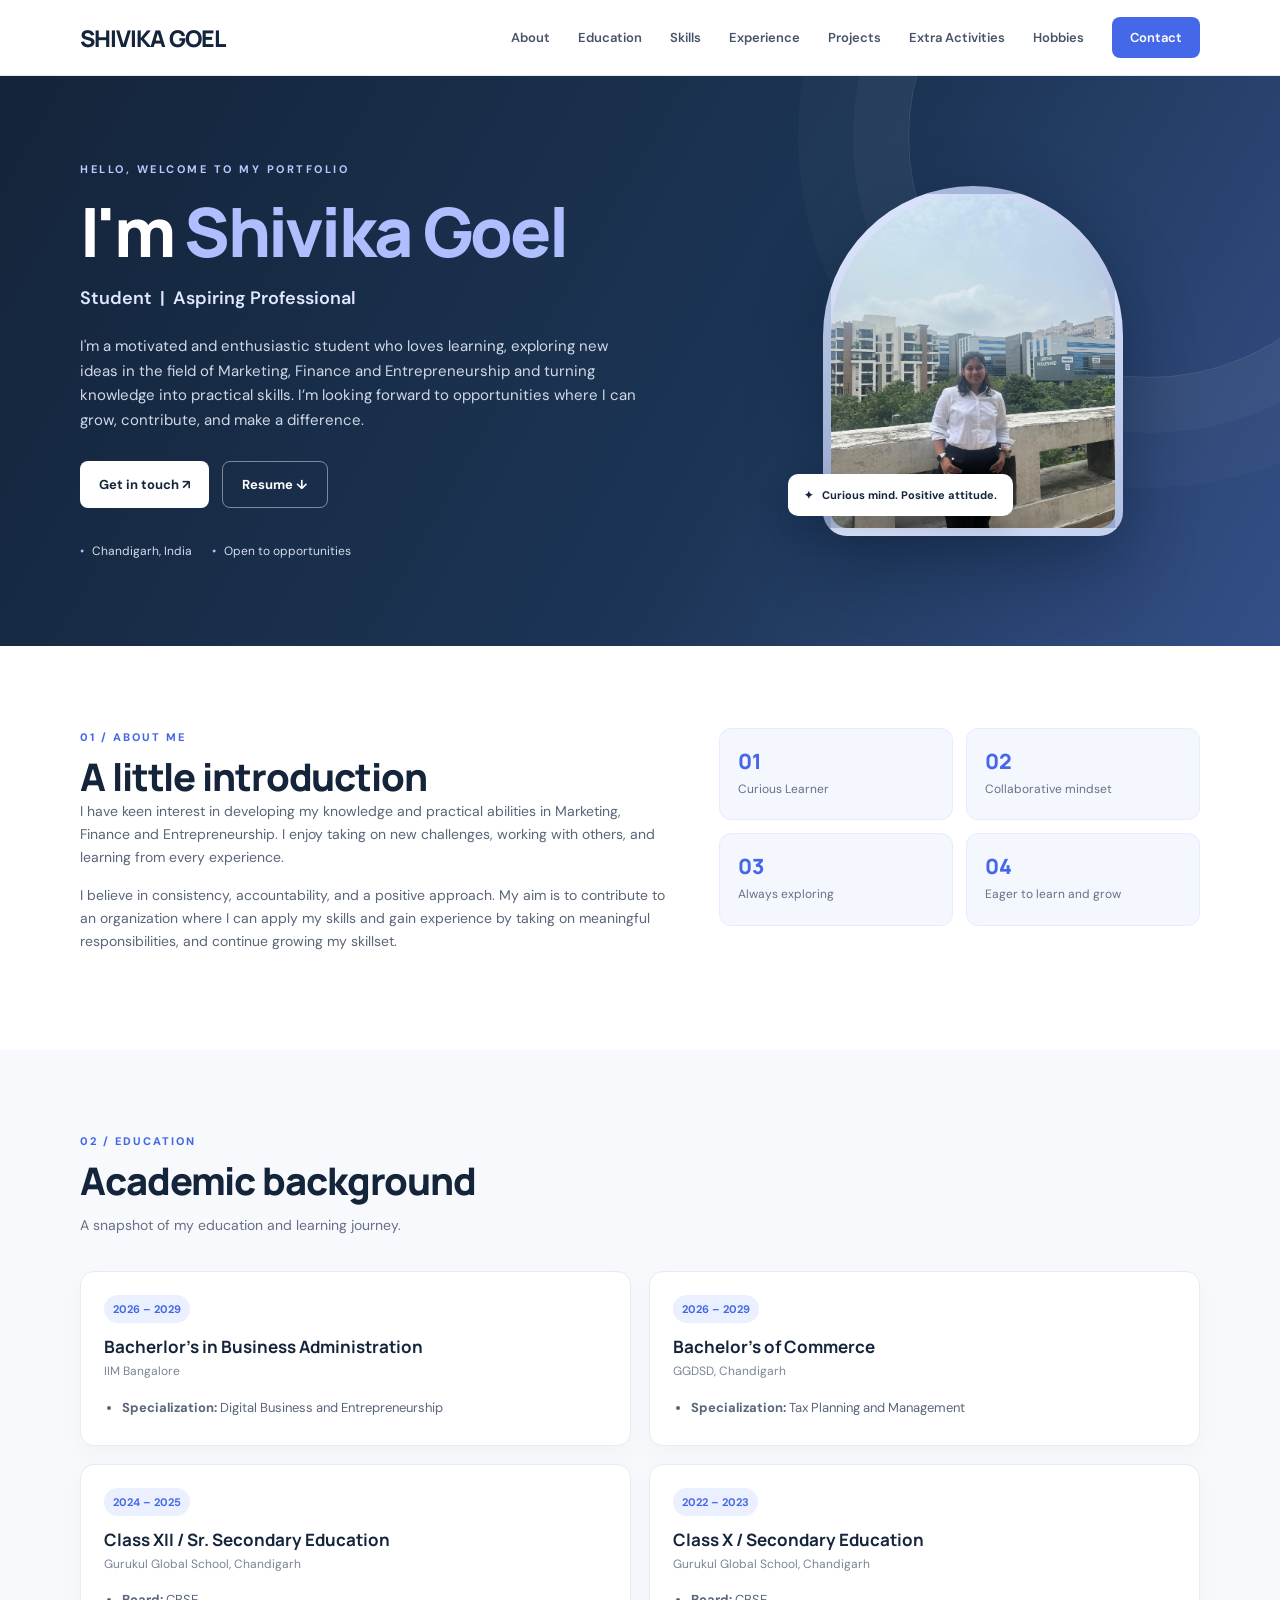
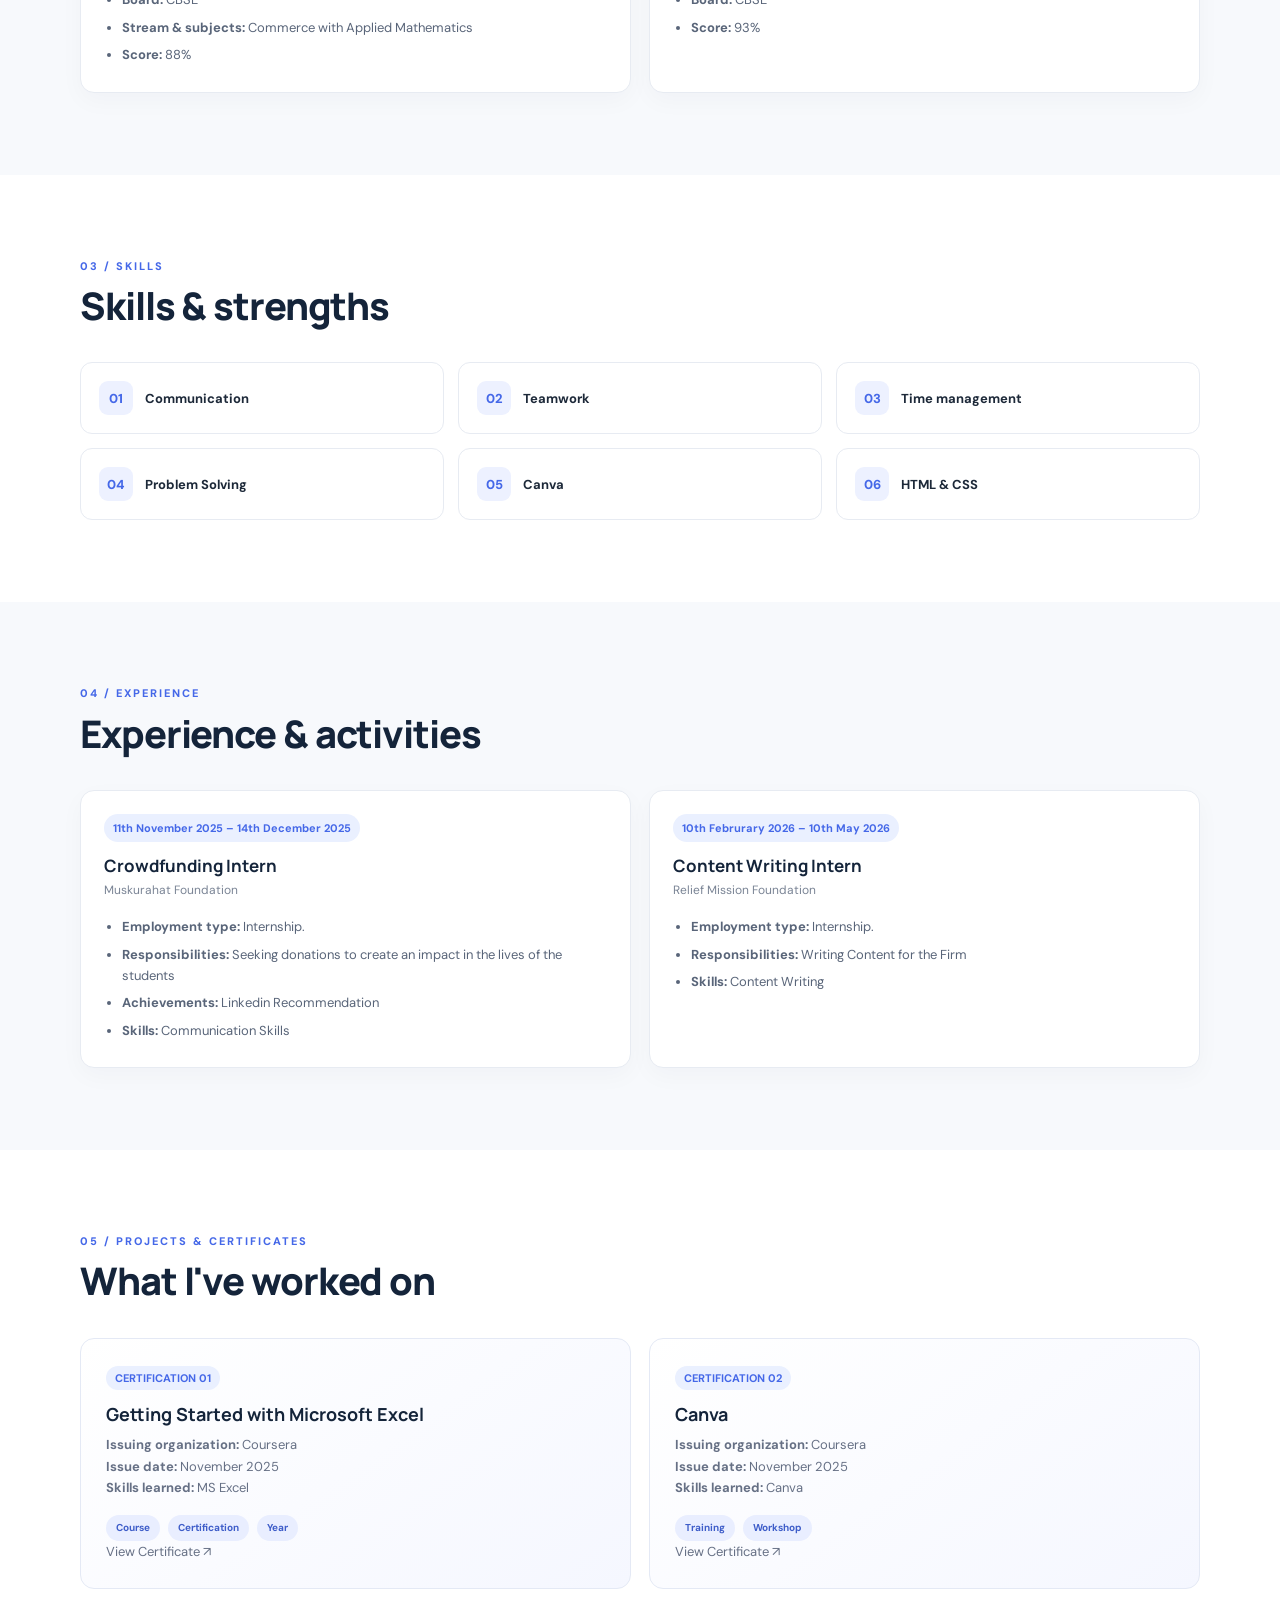
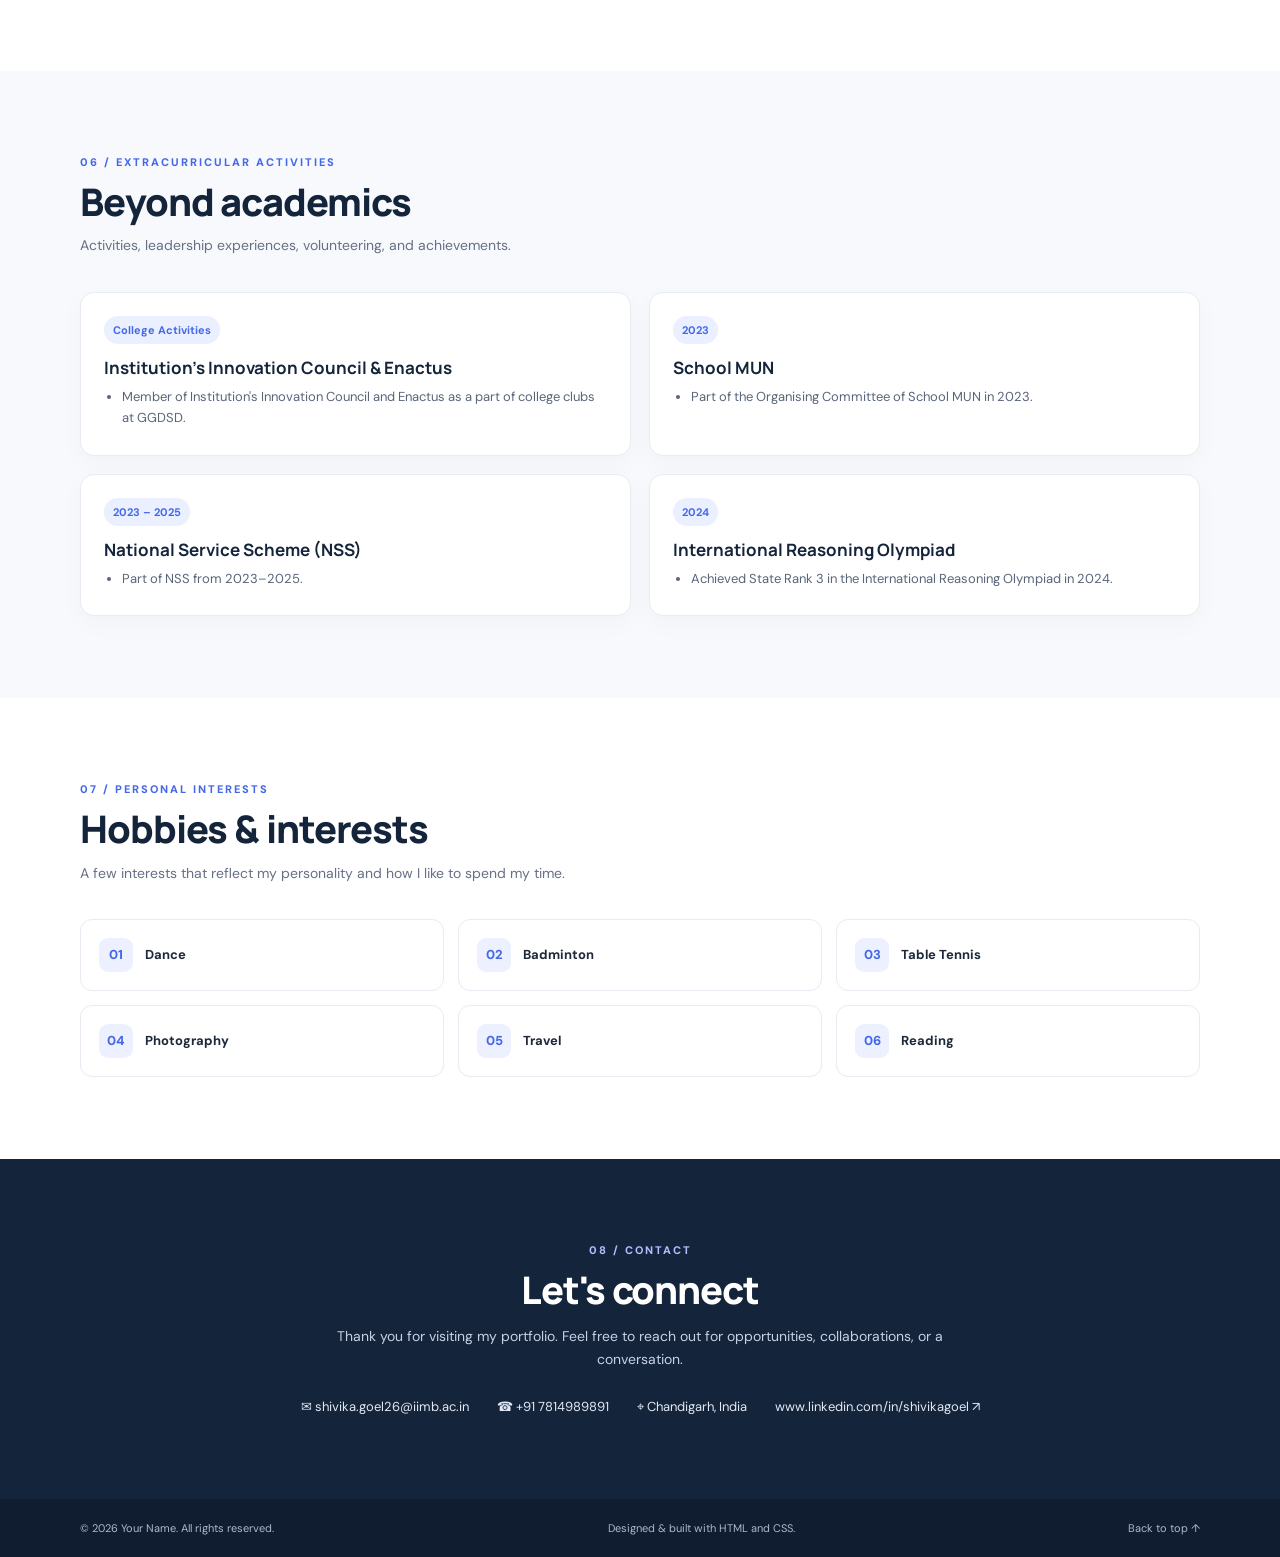
<file: professional_resume/index.html>
<!DOCTYPE html>
<html lang="en">
<head>
<meta charset="UTF-8">
<meta name="viewport" content="width=device-width, initial-scale=1.0">
<title>Your Name | Personal Portfolio</title>
<link rel="stylesheet" href="style.css">
</head>
<body>
<header>
 <nav class="wrap">
  <a class="brand" href="#home">SHIVIKA&nbsp;GOEL</a>
  <div class="navlinks">
   <a href="#about">About</a><a href="#education">Education</a><a href="#skills">Skills</a><a href="#experience">Experience</a><a href="#projects">Projects</a><a href="#extracurricular">Extra Activities</a><a href="#hobbies">Hobbies</a><a class="contact-link" href="#contact">Contact</a>
  </div>
 </nav>
</header>
<main>
<section class="hero" id="home">
 <div class="wrap hero-inner">
  <div class="hero-copy">
   <div class="hello">Hello, welcome to my portfolio</div>
   <h1>I'm <span>Shivika Goel</span></h1>
   <div class="role">Student&nbsp; | &nbsp;Aspiring Professional</div>
   <p>I'm a motivated and enthusiastic student who loves learning, exploring new ideas in the field of Marketing, Finance and Entrepreneurship and turning knowledge into practical skills. I’m looking forward to opportunities where I can grow, contribute, and make a difference.</p>
   <div class="actions"><a class="btn btn-primary" href="#contact">Get in touch ↗</a><a class="btn btn-outline" href="#education">Resume ↓</a></div>
   <div class="hero-meta"><span>Chandigarh, India</span><span>Open to opportunities</span></div>
  </div>
  <div class="portrait-wrap">
   <div class="portrait">
    <!-- Put your photo in this folder and name it profile.jpg -->
    <img src="Shivika_Image.jpeg" alt="Your profile photo" onerror="this.style.display='none';this.nextElementSibling.style.display='grid'">
    <div class="photo-placeholder" style="display:none">YOUR PHOTO<small>Add an image named profile.jpg</small></div>
   </div>
   <div class="photo-tip">✦ &nbsp; Curious mind. Positive attitude.</div>
  </div>
 </div>
</section>

<section class="section section-white" id="about">
 <div class="wrap about-grid">
  <div class="about-copy">
   <div class="kicker">01 / About me</div><h2>A little introduction</h2>
   <p>I have keen interest in developing my knowledge and practical abilities in Marketing, Finance and Entrepreneurship. I enjoy taking on new challenges, working with others, and learning from every experience.</p>
   <p>I believe in consistency, accountability, and a positive approach. My aim is to contribute to an organization where I can apply my skills and gain experience by taking on meaningful responsibilities, and continue growing my skillset.</p>
  </div>
  <div class="fact-grid">
   <div class="fact"><strong>01</strong><span>Curious Learner</span></div>
   <div class="fact"><strong>02</strong><span>Collaborative mindset</span></div>
   <div class="fact"><strong>03</strong><span>Always exploring</span></div>
   <div class="fact"><strong>04</strong><span>Eager to learn and grow</span></div>
  </div>
 </div>
</section>

<section class="section" id="education">
 <div class="wrap">
  <div class="section-head"><div class="kicker">02 / Education</div><h2>Academic background</h2><p class="section-sub">A snapshot of my education and learning journey.</p></div>
  <div class="cards">
   <article class="card">
    <div class="card-top"><span class="date">2026 – 2029</span></div>
    <h3>Bacherlor's in Business Administration </h3>
    <div class="place">IIM Bangalore </div>
    <ul class="points">
     <li><strong>Specialization:</strong> Digital Business and Entrepreneurship </li>
    </ul>
   </article>
   <article class="card">
    <div class="card-top"><span class="date"> 2026 – 2029 </span></div>
    <h3> Bachelor's of Commerce </h3>
    <div class="place"> GGDSD, Chandigarh </div>
    <ul class="points">
     <li><strong>Specialization:</strong> Tax Planning and Management </li>
    </ul>
   </article>
   <article class="card">
    <div class="card-top"><span class="date"> 2024 – 2025</span></div>
    <h3>Class XII / Sr. Secondary Education </h3>
    <div class="place"> Gurukul Global School, Chandigarh </div>
    <ul class="points">
     <li><strong>Board:</strong> CBSE </li>
     <li><strong>Stream & subjects:</strong> Commerce with Applied Mathematics </li>
     <li><strong>Score:</strong> 88% </li>
    </ul>
   </article>
   <article class="card">
    <div class="card-top"><span class="date"> 2022 – 2023 </span></div>
    <h3>Class X / Secondary Education</h3>
    <div class="place"> Gurukul Global School, Chandigarh </div>
    <ul class="points">
     <li><strong>Board:</strong> CBSE  </li>
     <li><strong>Score:</strong> 93% </li>
    </ul>
   </article>
  </div>
 </div>
</section>

<section class="section section-white" id="skills">
 <div class="wrap">
  <div class="section-head"><div class="kicker">03 / Skills</div><h2>Skills & strengths</h2><p class="section-sub"></p></div>
  <div class="skills">
   <div class="skill"><span class="skill-icon">01</span>Communication</div><div class="skill"><span class="skill-icon">02</span>Teamwork</div><div class="skill"><span class="skill-icon">03</span>Time management</div>
   <div class="skill"><span class="skill-icon">04</span>Problem Solving</div><div class="skill"><span class="skill-icon">05</span> Canva </div><div class="skill"><span class="skill-icon">06</span>HTML & CSS</div>
  </div>
 </div>
</section>

<section class="section" id="experience">
 <div class="wrap">
  <div class="section-head"><div class="kicker">04 / Experience</div><h2>Experience & activities</h2><p class="section-sub"></p></div>
  <div class="cards">
   <article class="card">
    <div class="card-top"><span class="date"> 11th November 2025 – 14th December 2025 </span></div>
    <h3> Crowdfunding Intern </h3>
    <div class="place"> Muskurahat Foundation </div>
    <ul class="points">
     <li><strong>Employment type:</strong> Internship.</li>
     <li><strong>Responsibilities:</strong> Seeking donations to create an impact in the lives of the students </li>
     <li><strong>Achievements:</strong> Linkedin Recommendation </li>
     <li><strong>Skills:</strong> Communication Skills </li>
    </ul>
   </article>
   <article class="card">
    <div class="card-top"><span class="date"> 10th Februrary 2026 – 10th May 2026 </span></div>
    <h3> Content Writing Intern </h3>
    <div class="place"> Relief Mission Foundation </div>
    <ul class="points">
     <li><strong>Employment type:</strong> Internship.</li>
     <li><strong>Responsibilities:</strong> Writing Content for the Firm </li>
     <li><strong>Skills:</strong> Content Writing </li>
    </ul>
   </article>
  </div>
 </div>
</section>

<section class="section section-white" id="projects">
 <div class="wrap">
  <div class="section-head"><div class="kicker">05 / Projects & certificates</div><h2>What I've worked on</h2><p class="section-sub"></p></div>
  <div class="cards">
   <article class="project-card">
    <span class="date">CERTIFICATION 01</span>
    <h3>Getting Started with Microsoft Excel</h3>
    <p><strong>Issuing organization:</strong> Coursera<br><strong>Issue date:</strong> November 2025<br><strong>Skills learned:</strong> MS Excel</p>
    <div class="tags"><span>Course</span><span>Certification</span><span>Year</span></div>
    <p><a class="certificate-link" href="https://coursera.org/share/7590703c56fceac687f1a73669e0361f" target="_blank" rel="noopener noreferrer">View Certificate ↗</a></p>
   </article>
   <article class="project-card">
    <span class="date">CERTIFICATION 02</span>
    <h3>Canva</h3>
    <p><strong>Issuing organization:</strong> Coursera<br><strong>Issue date:</strong> November 2025<br><strong>Skills learned:</strong> Canva</p>
    <div class="tags"><span>Training</span><span>Workshop</span></div>
    <p><a class="certificate-link" href="https://coursera.org/share/fa9adf0652765ec7b8f0508cf202697c" target="_blank" rel="noopener noreferrer">View Certificate ↗</a></p>
   </article>
  </div>
 </div>
</section>

<section class="section" id="extracurricular">
 <div class="wrap">
  <div class="section-head">
   <div class="kicker">06 / Extracurricular activities</div>
   <h2>Beyond academics</h2>
   <p class="section-sub">Activities, leadership experiences, volunteering, and achievements.</p>
  </div>
  <div class="cards">
   <article class="card">
    <div class="card-top"><span class="date">College Activities</span></div>
    <h3>Institution's Innovation Council & Enactus</h3>
    <ul class="points">
     <li>Member of Institution's Innovation Council and Enactus as a part of college clubs at GGDSD.</li>
    </ul>
   </article>
   <article class="card">
    <div class="card-top"><span class="date">2023</span></div>
    <h3>School MUN</h3>
    <ul class="points">
     <li>Part of the Organising Committee of School MUN in 2023.</li>
    </ul>
   </article>
   <article class="card">
    <div class="card-top"><span class="date">2023 – 2025</span></div>
    <h3>National Service Scheme (NSS)</h3>
    <ul class="points">
     <li>Part of NSS from 2023–2025.</li>
    </ul>
   </article>
   <article class="card">
    <div class="card-top"><span class="date">2024</span></div>
    <h3>International Reasoning Olympiad</h3>
    <ul class="points">
     <li>Achieved State Rank 3 in the International Reasoning Olympiad in 2024.</li>
    </ul>
   </article>
  </div>
 </div>
</section>

<section class="section section-white" id="hobbies">
 <div class="wrap">
  <div class="section-head"><div class="kicker">07 / Personal interests</div><h2>Hobbies & interests</h2><p class="section-sub">A few interests that reflect my personality and how I like to spend my time.</p></div>
  <div class="skills">
   <div class="skill"><span class="skill-icon">01</span>Dance</div>
   <div class="skill"><span class="skill-icon">02</span>Badminton</div>
   <div class="skill"><span class="skill-icon">03</span>Table Tennis</div>
   <div class="skill"><span class="skill-icon">04</span>Photography</div>
   <div class="skill"><span class="skill-icon">05</span>Travel</div>
   <div class="skill"><span class="skill-icon">06</span>Reading</div>
  </div>
 </div>
</section>

<section class="section contact" id="contact">
 <div class="wrap">
  <div class="kicker" style="color:#aebeff">08 / Contact</div><h2>Let's connect</h2>
  <p class="section-sub">Thank you for visiting my portfolio. Feel free to reach out for opportunities, collaborations, or a conversation.</p>
  <div class="contact-items"><a href="mailto:your.email@example.com">✉ shivika.goel26@iimb.ac.in</a><a href="tel:+910000000000">☎ +91 7814989891</a><span>⌖ Chandigarh, India</span><a href="https://www.linkedin.com/" target="_blank" rel="noreferrer">www.linkedin.com/in/shivikagoel ↗</a></div>
 </div>
</section>
</main>
<footer><div class="wrap footer-inner"><span>© 2026 Your Name. All rights reserved.</span><span>Designed & built with HTML and CSS.</span><a href="#home">Back to top ↑</a></div></footer>
</body>
</html>
</file>
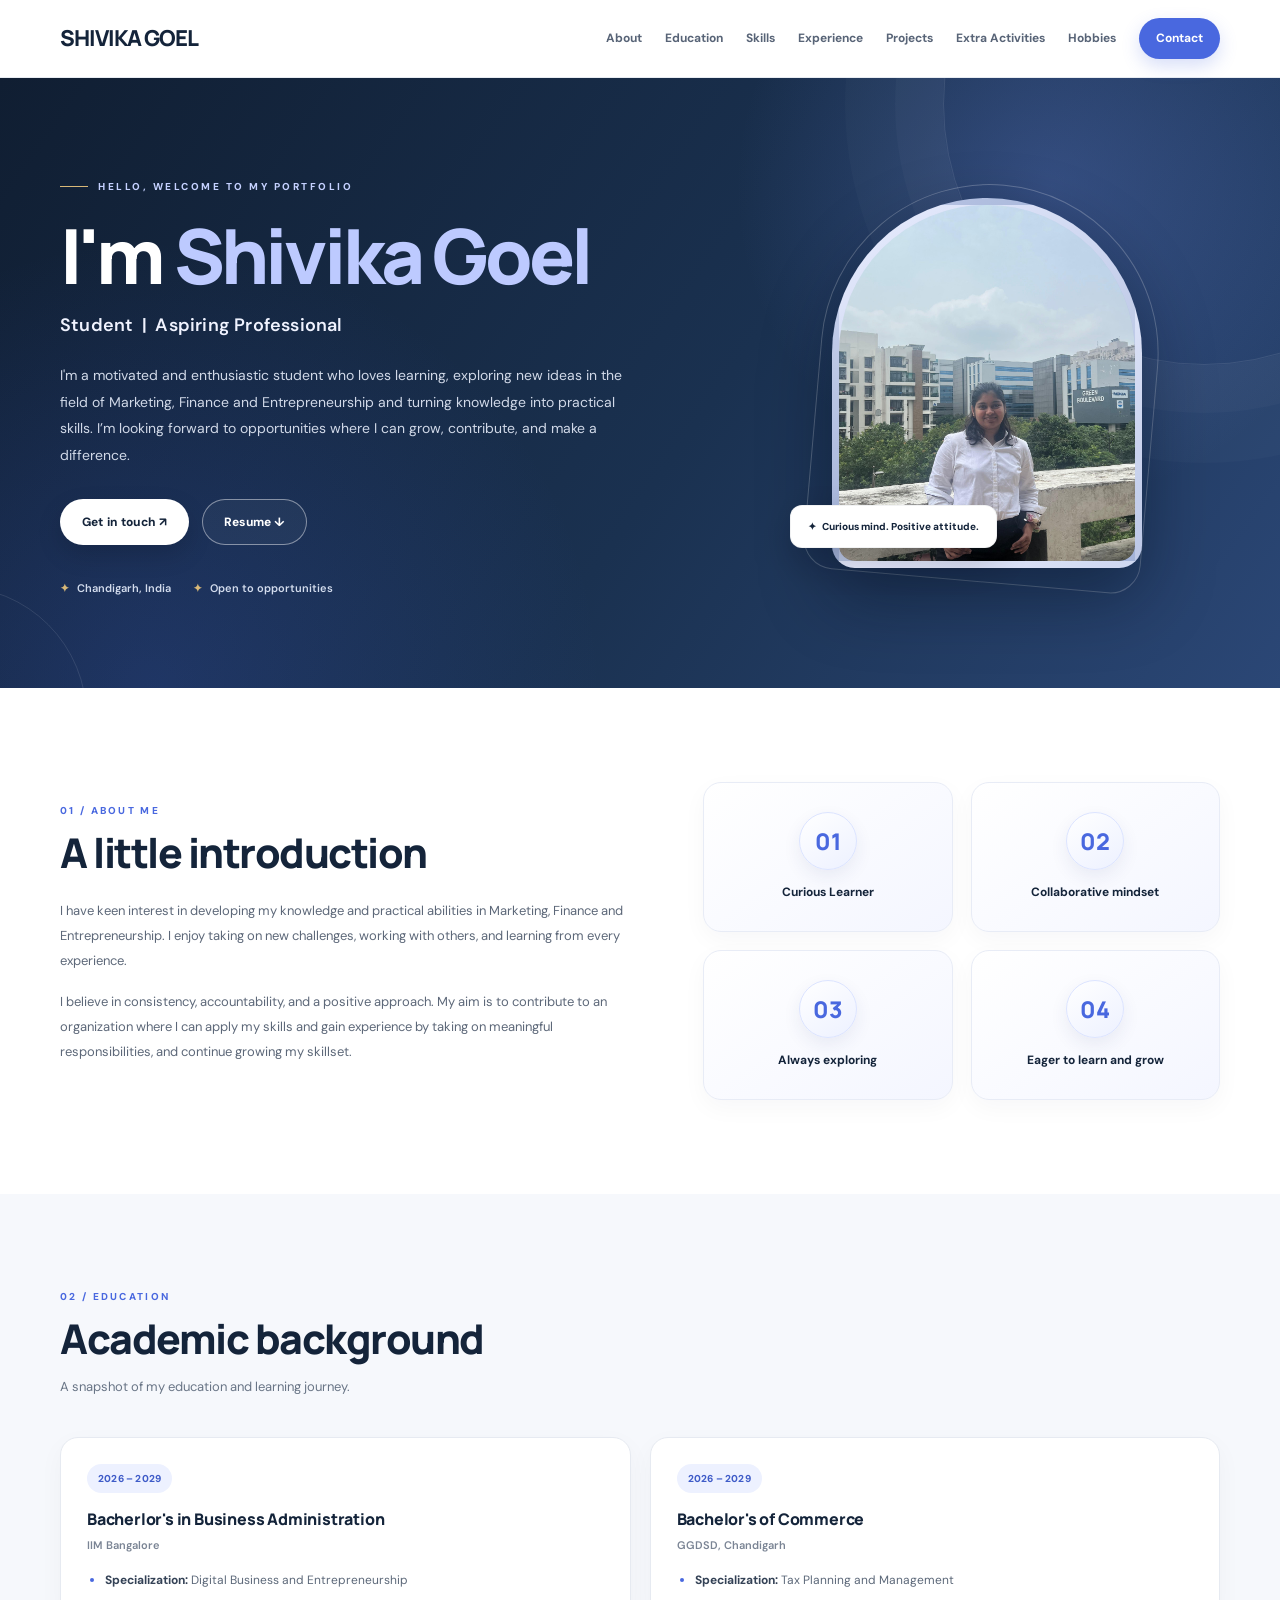
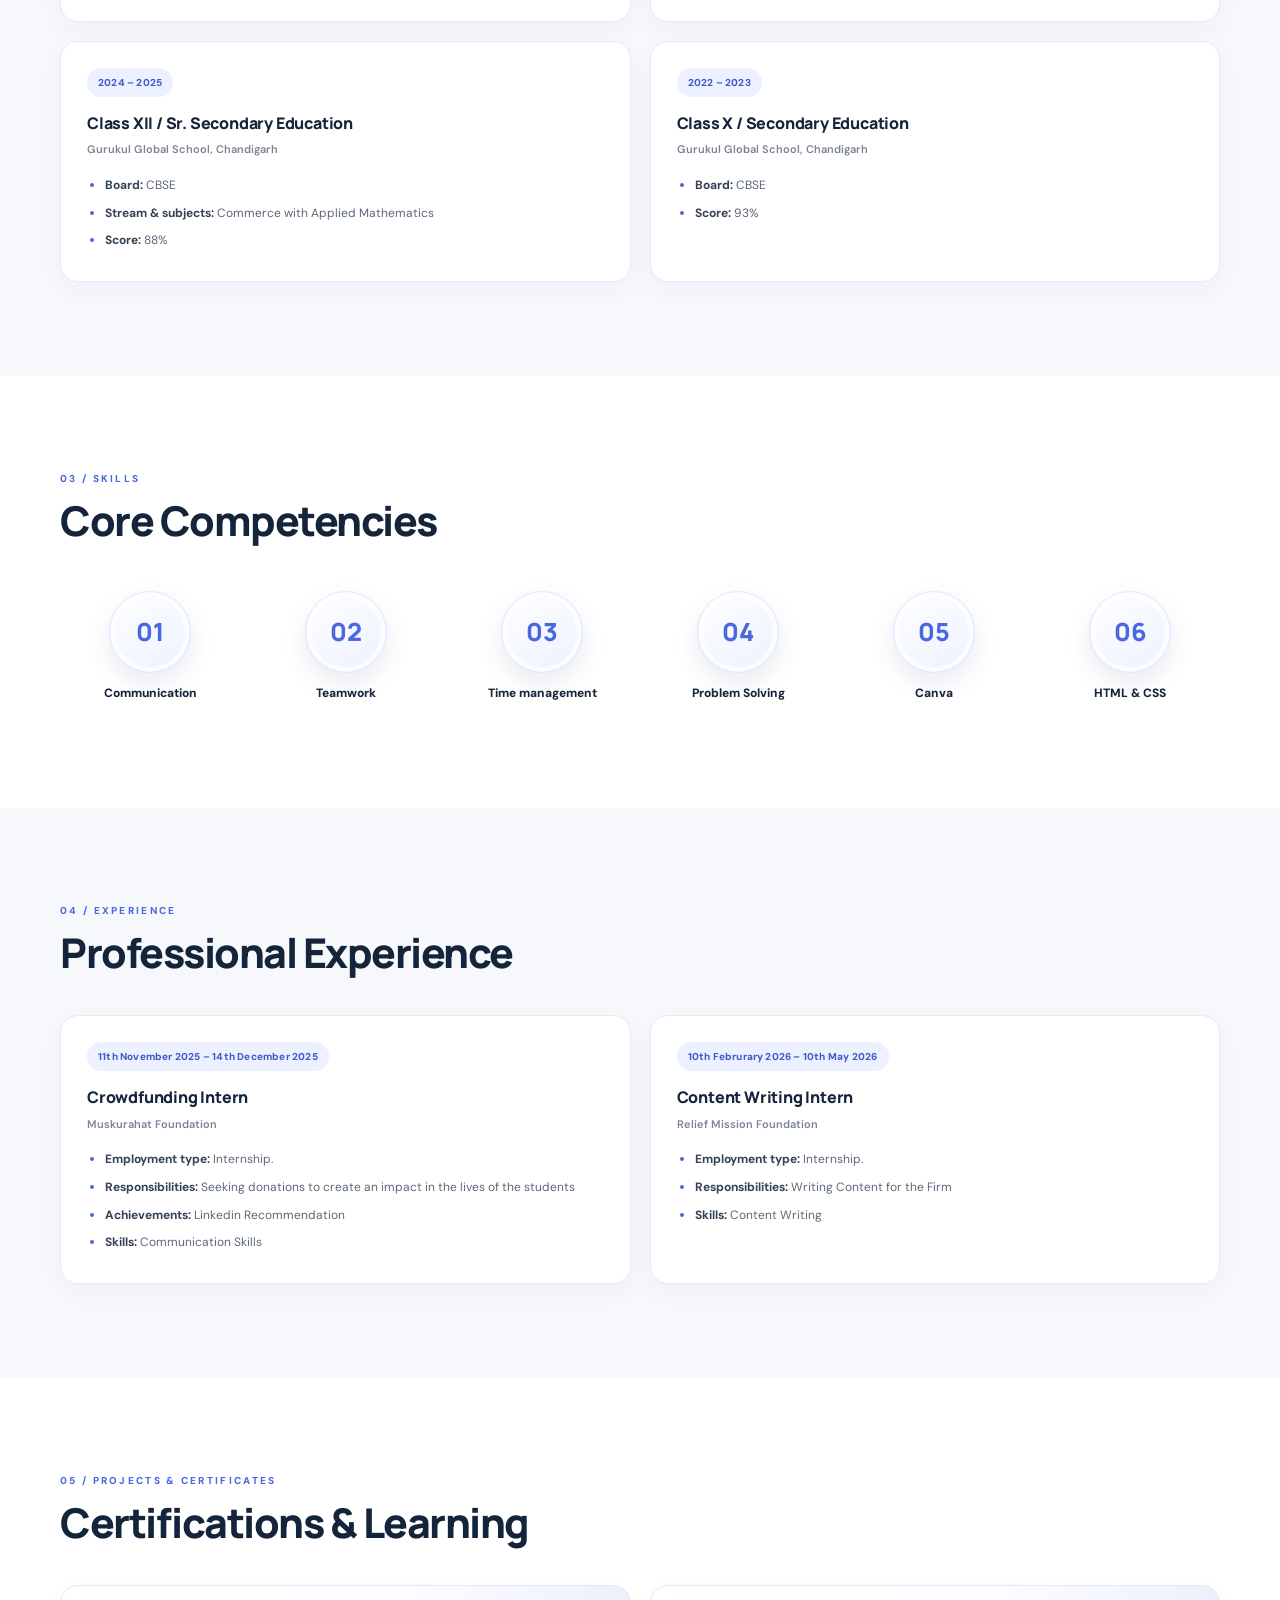
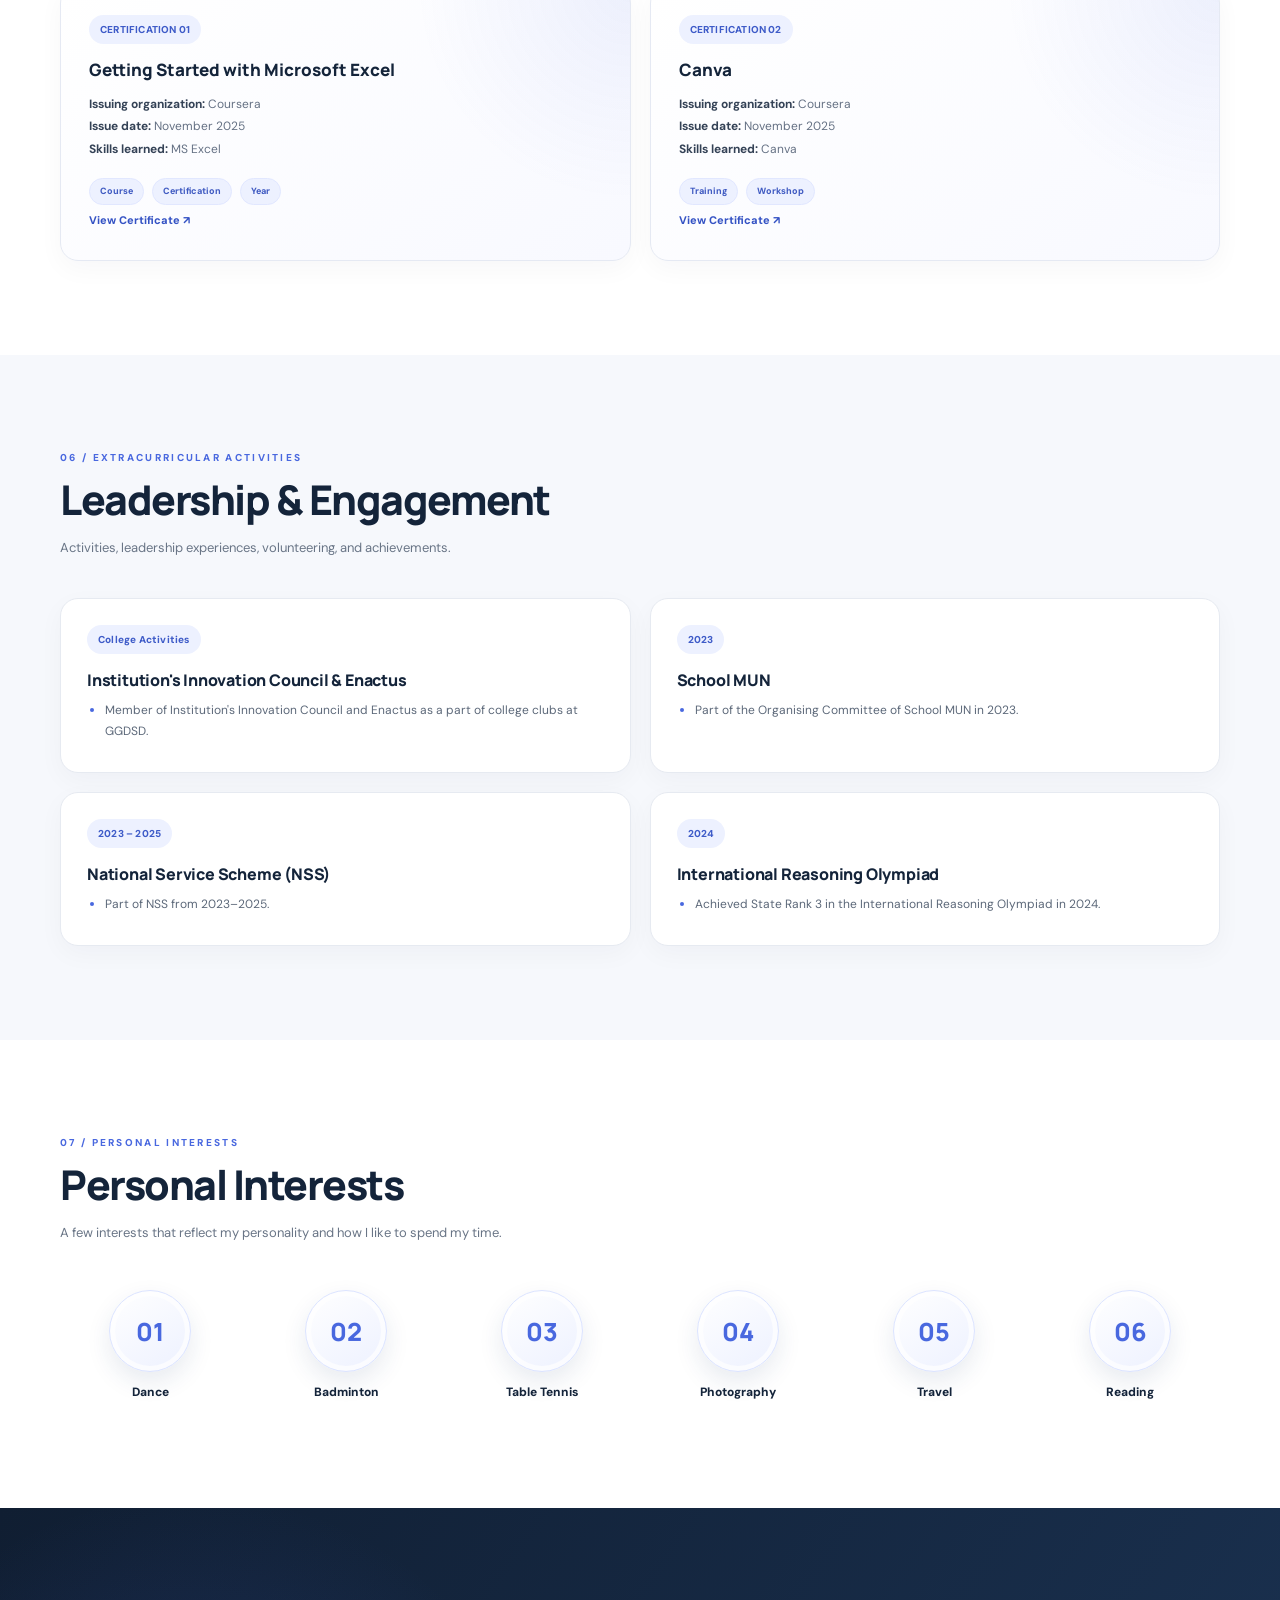
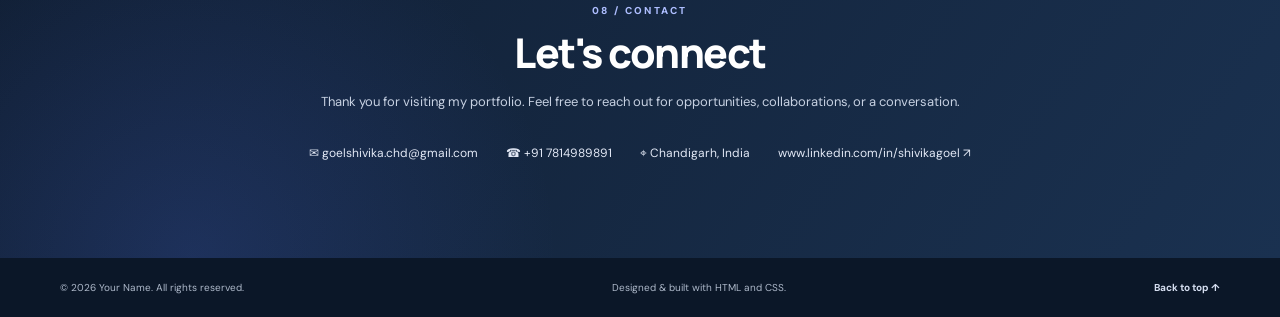
<file: shivika_resume/index.html>
<!DOCTYPE html>
<html lang="en">
<head>
<meta charset="UTF-8">
<meta name="viewport" content="width=device-width, initial-scale=1.0">
<title>Your Name | Personal Portfolio</title>
<link rel="stylesheet" href="style.css">
</head>
<body>
<header>
 <nav class="wrap">
  <a class="brand" href="#home">SHIVIKA&nbsp;GOEL</a>
  <div class="navlinks">
   <a href="#about">About</a><a href="#education">Education</a><a href="#skills">Skills</a><a href="#experience">Experience</a><a href="#projects">Projects</a><a href="#extracurricular">Extra Activities</a><a href="#hobbies">Hobbies</a><a class="contact-link" href="#contact">Contact</a>
  </div>
 </nav>
</header>
<main>
<section class="hero" id="home">
 <div class="wrap hero-inner">
  <div class="hero-copy">
   <div class="hello">Hello, welcome to my portfolio</div>
   <h1>I'm <span>Shivika Goel</span></h1>
   <div class="role">Student&nbsp; | &nbsp;Aspiring Professional</div>
   <p>I'm a motivated and enthusiastic student who loves learning, exploring new ideas in the field of Marketing, Finance and Entrepreneurship and turning knowledge into practical skills. I’m looking forward to opportunities where I can grow, contribute, and make a difference.</p>
   <div class="actions"><a class="btn btn-primary" href="#contact">Get in touch ↗</a><a class="btn btn-outline" href="#education">Resume ↓</a></div>
   <div class="hero-meta"><span>Chandigarh, India</span><span>Open to opportunities</span></div>
  </div>
  <div class="portrait-wrap">
   <div class="portrait">
    <!-- Put your photo in this folder and name it profile.jpg -->
    <img src="Shivika_Image.jpeg" alt="Your profile photo" onerror="this.style.display='none';this.nextElementSibling.style.display='grid'">
    <div class="photo-placeholder" style="display:none">YOUR PHOTO<small>Add an image named profile.jpg</small></div>
   </div>
   <div class="photo-tip">✦ &nbsp; Curious mind. Positive attitude.</div>
  </div>
 </div>
</section>

<section class="section section-white" id="about">
 <div class="wrap about-grid">
  <div class="about-copy">
   <div class="kicker">01 / About me</div><h2>A little introduction</h2>
   <p>I have keen interest in developing my knowledge and practical abilities in Marketing, Finance and Entrepreneurship. I enjoy taking on new challenges, working with others, and learning from every experience.</p>
   <p>I believe in consistency, accountability, and a positive approach. My aim is to contribute to an organization where I can apply my skills and gain experience by taking on meaningful responsibilities, and continue growing my skillset.</p>
  </div>
  <div class="fact-grid">
   <div class="fact"><strong>01</strong><span>Curious Learner</span></div>
   <div class="fact"><strong>02</strong><span>Collaborative mindset</span></div>
   <div class="fact"><strong>03</strong><span>Always exploring</span></div>
   <div class="fact"><strong>04</strong><span>Eager to learn and grow</span></div>
  </div>
 </div>
</section>

<section class="section" id="education">
 <div class="wrap">
  <div class="section-head"><div class="kicker">02 / Education</div><h2>Academic background</h2><p class="section-sub">A snapshot of my education and learning journey.</p></div>
  <div class="cards">
   <article class="card">
    <div class="card-top"><span class="date">2026 – 2029</span></div>
    <h3>Bacherlor's in Business Administration </h3>
    <div class="place">IIM Bangalore </div>
    <ul class="points">
     <li><strong>Specialization:</strong> Digital Business and Entrepreneurship </li>
    </ul>
   </article>
   <article class="card">
    <div class="card-top"><span class="date"> 2026 – 2029 </span></div>
    <h3> Bachelor's of Commerce </h3>
    <div class="place"> GGDSD, Chandigarh </div>
    <ul class="points">
     <li><strong>Specialization:</strong> Tax Planning and Management </li>
    </ul>
   </article>
   <article class="card">
    <div class="card-top"><span class="date"> 2024 – 2025</span></div>
    <h3>Class XII / Sr. Secondary Education </h3>
    <div class="place"> Gurukul Global School, Chandigarh </div>
    <ul class="points">
     <li><strong>Board:</strong> CBSE </li>
     <li><strong>Stream & subjects:</strong> Commerce with Applied Mathematics </li>
     <li><strong>Score:</strong> 88% </li>
    </ul>
   </article>
   <article class="card">
    <div class="card-top"><span class="date"> 2022 – 2023 </span></div>
    <h3>Class X / Secondary Education</h3>
    <div class="place"> Gurukul Global School, Chandigarh </div>
    <ul class="points">
     <li><strong>Board:</strong> CBSE  </li>
     <li><strong>Score:</strong> 93% </li>
    </ul>
   </article>
  </div>
 </div>
</section>

<section class="section section-white" id="skills">
 <div class="wrap">
  <div class="section-head"><div class="kicker">03 / Skills</div><h2>Core Competencies</h2><p class="section-sub"></p></div>
  <div class="skills">
   <div class="skill"><span class="skill-icon">01</span>Communication</div><div class="skill"><span class="skill-icon">02</span>Teamwork</div><div class="skill"><span class="skill-icon">03</span>Time management</div>
   <div class="skill"><span class="skill-icon">04</span>Problem Solving</div><div class="skill"><span class="skill-icon">05</span> Canva </div><div class="skill"><span class="skill-icon">06</span>HTML & CSS</div>
  </div>
 </div>
</section>

<section class="section" id="experience">
 <div class="wrap">
  <div class="section-head"><div class="kicker">04 / Experience</div><h2>Professional Experience</h2><p class="section-sub"></p></div>
  <div class="cards">
   <article class="card">
    <div class="card-top"><span class="date"> 11th November 2025 – 14th December 2025 </span></div>
    <h3> Crowdfunding Intern </h3>
    <div class="place"> Muskurahat Foundation </div>
    <ul class="points">
     <li><strong>Employment type:</strong> Internship.</li>
     <li><strong>Responsibilities:</strong> Seeking donations to create an impact in the lives of the students </li>
     <li><strong>Achievements:</strong> Linkedin Recommendation </li>
     <li><strong>Skills:</strong> Communication Skills </li>
    </ul>
   </article>
   <article class="card">
    <div class="card-top"><span class="date"> 10th Februrary 2026 – 10th May 2026 </span></div>
    <h3> Content Writing Intern </h3>
    <div class="place"> Relief Mission Foundation </div>
    <ul class="points">
     <li><strong>Employment type:</strong> Internship.</li>
     <li><strong>Responsibilities:</strong> Writing Content for the Firm </li>
     <li><strong>Skills:</strong> Content Writing </li>
    </ul>
   </article>
  </div>
 </div>
</section>

<section class="section section-white" id="projects">
 <div class="wrap">
  <div class="section-head"><div class="kicker">05 / Projects & certificates</div><h2>Certifications & Learning</h2><p class="section-sub"></p></div>
  <div class="cards">
   <article class="project-card">
    <span class="date">CERTIFICATION 01</span>
    <h3>Getting Started with Microsoft Excel</h3>
    <p><strong>Issuing organization:</strong> Coursera<br><strong>Issue date:</strong> November 2025<br><strong>Skills learned:</strong> MS Excel</p>
    <div class="tags"><span>Course</span><span>Certification</span><span>Year</span></div>
    <p><a class="certificate-link" href="https://coursera.org/share/7590703c56fceac687f1a73669e0361f" target="_blank" rel="noopener noreferrer">View Certificate ↗</a></p>
   </article>
   <article class="project-card">
    <span class="date">CERTIFICATION 02</span>
    <h3>Canva</h3>
    <p><strong>Issuing organization:</strong> Coursera<br><strong>Issue date:</strong> November 2025<br><strong>Skills learned:</strong> Canva</p>
    <div class="tags"><span>Training</span><span>Workshop</span></div>
    <p><a class="certificate-link" href="https://coursera.org/share/fa9adf0652765ec7b8f0508cf202697c" target="_blank" rel="noopener noreferrer">View Certificate ↗</a></p>
   </article>
  </div>
 </div>
</section>

<section class="section" id="extracurricular">
 <div class="wrap">
  <div class="section-head">
   <div class="kicker">06 / Extracurricular activities</div>
   <h2>Leadership & Engagement</h2>
   <p class="section-sub">Activities, leadership experiences, volunteering, and achievements.</p>
  </div>
  <div class="cards">
   <article class="card">
    <div class="card-top"><span class="date">College Activities</span></div>
    <h3>Institution's Innovation Council & Enactus</h3>
    <ul class="points">
     <li>Member of Institution's Innovation Council and Enactus as a part of college clubs at GGDSD.</li>
    </ul>
   </article>
   <article class="card">
    <div class="card-top"><span class="date">2023</span></div>
    <h3>School MUN</h3>
    <ul class="points">
     <li>Part of the Organising Committee of School MUN in 2023.</li>
    </ul>
   </article>
   <article class="card">
    <div class="card-top"><span class="date">2023 – 2025</span></div>
    <h3>National Service Scheme (NSS)</h3>
    <ul class="points">
     <li>Part of NSS from 2023–2025.</li>
    </ul>
   </article>
   <article class="card">
    <div class="card-top"><span class="date">2024</span></div>
    <h3>International Reasoning Olympiad</h3>
    <ul class="points">
     <li>Achieved State Rank 3 in the International Reasoning Olympiad in 2024.</li>
    </ul>
   </article>
  </div>
 </div>
</section>

<section class="section section-white" id="hobbies">
 <div class="wrap">
  <div class="section-head"><div class="kicker">07 / Personal interests</div><h2>Personal Interests</h2><p class="section-sub">A few interests that reflect my personality and how I like to spend my time.</p></div>
  <div class="skills">
   <div class="skill"><span class="skill-icon">01</span>Dance</div>
   <div class="skill"><span class="skill-icon">02</span>Badminton</div>
   <div class="skill"><span class="skill-icon">03</span>Table Tennis</div>
   <div class="skill"><span class="skill-icon">04</span>Photography</div>
   <div class="skill"><span class="skill-icon">05</span>Travel</div>
   <div class="skill"><span class="skill-icon">06</span>Reading</div>
  </div>
 </div>
</section>

<section class="section contact" id="contact">
 <div class="wrap">
  <div class="kicker" style="color:#aebeff">08 / Contact</div><h2>Let's connect</h2>
  <p class="section-sub">Thank you for visiting my portfolio. Feel free to reach out for opportunities, collaborations, or a conversation.</p>
  <div class="contact-items">
    <a href="mailto:goelshivika.chd@gmail.com">
        ✉ goelshivika.chd@gmail.com
    </a>

    <a href="tel:+917814989891">
        ☎ +91 7814989891
    </a>

    <span>⌖ Chandigarh, India</span>

    <a href="https://www.linkedin.com/in/shivikagoel"
       target="_blank"
       rel="noopener noreferrer">
        www.linkedin.com/in/shivikagoel ↗
    </a>
</div>
 </div>
</section>
</main>
<footer><div class="wrap footer-inner"><span>© 2026 Your Name. All rights reserved.</span><span>Designed & built with HTML and CSS.</span><a href="#home">Back to top ↑</a></div></footer>
</body>
</html>
</file>
<file: professional_resume/style.css>
@import url('https://fonts.googleapis.com/css2?family=DM+Sans:wght@400;500;600;700&family=Manrope:wght@400;500;600;700;800&display=swap');
:root{--navy:#14243a;--blue:#4568e8;--sky:#eaf0ff;--ink:#1d2939;--muted:#667085;--line:#e7ebf2;--white:#fff;--bg:#f7f9fc}
*{box-sizing:border-box;margin:0;padding:0}
html{scroll-behavior:smooth;scroll-padding-top:82px}
body{font-family:'DM Sans',sans-serif;color:var(--ink);background:var(--bg);line-height:1.65}
a{text-decoration:none;color:inherit}
.wrap{width:min(1120px,calc(100% - 44px));margin:auto}
header{height:76px;background:#fff;position:sticky;top:0;z-index:10;border-bottom:1px solid var(--line)}
nav{height:100%;display:flex;align-items:center;justify-content:space-between}
.brand{font:800 23px Manrope,sans-serif;color:var(--navy);letter-spacing:-1px}
.brand span{color:var(--blue)}
.navlinks{display:flex;align-items:center;gap:28px}
.navlinks a{font-size:13px;font-weight:600;color:#475467;transition:.2s}
.navlinks a:hover{color:var(--blue)}
.navlinks .contact-link{background:var(--blue);color:#fff;padding:10px 18px;border-radius:8px}
.menu-note{display:none}
.hero{background:linear-gradient(120deg,#14243a 0%,#1c3555 58%,#344f87 100%);color:#fff;overflow:hidden;position:relative}
.hero:after{content:"";position:absolute;width:480px;height:480px;border:1px solid #ffffff20;border-radius:50%;right:-110px;top:-180px;box-shadow:0 0 0 55px #ffffff08,0 0 0 110px #ffffff06}
.hero-inner{min-height:570px;display:grid;grid-template-columns:1.15fr .85fr;align-items:center;gap:50px;padding-top:65px;padding-bottom:65px;position:relative;z-index:1}
.hello{color:#b9c9ff;text-transform:uppercase;letter-spacing:2.5px;font-size:11px;font-weight:700}
h1{font:800 clamp(43px,6vw,68px)/1.12 Manrope,sans-serif;letter-spacing:-2.7px;margin:15px 0}
h1 span{color:#aebeff}
.role{font-size:18px;font-weight:600;color:#e0e7ff}
.hero-copy>p:not(.hello):not(.role){max-width:560px;color:#d0d8e8;font-size:15px;margin:20px 0 28px}
.actions{display:flex;gap:13px;flex-wrap:wrap}
.btn{display:inline-flex;align-items:center;justify-content:center;padding:12px 19px;border-radius:8px;font-size:13px;font-weight:700;transition:.2s}
.btn:hover{transform:translateY(-2px)}
.btn-primary{background:#fff;color:var(--navy)}
.btn-outline{border:1px solid #ffffff70;color:#fff}
.hero-meta{display:flex;gap:20px;flex-wrap:wrap;margin-top:34px;color:#d2dbee;font-size:12px}
.hero-meta span:before{content:"•";color:#aebeff;margin-right:8px}
.portrait-wrap{justify-self:center;position:relative}
.portrait{width:300px;height:350px;border:8px solid #ffffff20;border-radius:150px 150px 24px 24px;overflow:hidden;background:linear-gradient(145deg,#dce6ff,#879cc7);box-shadow:0 24px 70px #07172c70}
.portrait img{width:100%;height:100%;object-fit:cover;display:block}
.photo-placeholder{height:100%;display:grid;place-items:center;text-align:center;color:#253b62;font:800 18px Manrope;letter-spacing:2px}
.photo-placeholder small{display:block;font:500 11px 'DM Sans';letter-spacing:0;margin-top:8px}
.photo-tip{position:absolute;bottom:20px;left:-35px;background:#fff;color:var(--navy);padding:12px 16px;border-radius:10px;box-shadow:0 12px 30px #07172c30;font-size:11px;font-weight:700}
.section{padding:82px 0}
.section-white{background:#fff}
.section-head{margin-bottom:34px}
.kicker{color:var(--blue);font-size:11px;font-weight:800;letter-spacing:2px;text-transform:uppercase}
h2{font:800 clamp(28px,4vw,38px)/1.2 Manrope,sans-serif;letter-spacing:-1.1px;color:var(--navy);margin-top:8px}
.section-sub{color:var(--muted);font-size:14px;margin-top:10px;max-width:650px}
.about-grid{display:grid;grid-template-columns:1.1fr .9fr;gap:50px;align-items:start}
.about-copy p{color:#596579;font-size:14px;margin:0 0 15px}
.fact-grid{display:grid;grid-template-columns:1fr 1fr;gap:13px}
.fact{padding:18px;background:#f5f7ff;border:1px solid #e7ebff;border-radius:12px}
.fact strong{display:block;color:var(--blue);font:800 21px Manrope}
.fact span{font-size:12px;color:#667085}
.cards{display:grid;grid-template-columns:repeat(2,1fr);gap:18px}
.card{background:#fff;border:1px solid var(--line);border-radius:14px;padding:23px;box-shadow:0 8px 24px #1d293908}
.card-top{display:flex;justify-content:space-between;gap:15px;align-items:center;margin-bottom:12px}
.date{font-size:11px;font-weight:700;color:var(--blue);background:var(--sky);padding:5px 9px;border-radius:20px}
.card h3{font:700 17px Manrope;color:var(--navy);margin-bottom:4px}
.card .place{font-size:12px;color:#7a8495;margin-bottom:12px}
ul.points{padding-left:18px;color:#596579;font-size:13px}
ul.points li{padding:3px 0}
.skills{display:grid;grid-template-columns:repeat(3,1fr);gap:14px}
.skill{background:#fff;border:1px solid var(--line);border-radius:12px;padding:18px;display:flex;align-items:center;gap:12px;font-size:13px;font-weight:700}
.skill-icon{height:34px;width:34px;border-radius:9px;background:#edf1ff;color:var(--blue);display:grid;place-items:center;font-weight:800}
.project-card{background:linear-gradient(145deg,#fff,#f5f7ff);border:1px solid #e4e9f5;border-radius:14px;padding:25px}
.project-card h3{font:700 18px Manrope;color:var(--navy);margin:12px 0 8px}
.project-card p{font-size:13px;color:#667085}
.tags{display:flex;gap:8px;flex-wrap:wrap;margin-top:16px}
.tags span{background:#e9eeff;color:#3e5dc9;border-radius:20px;padding:5px 10px;font-size:10px;font-weight:700}
.contact{background:var(--navy);color:#fff;text-align:center}
.contact h2{color:#fff}
.contact .section-sub{margin:12px auto 25px;color:#c7d1e2}
.contact-items{display:flex;justify-content:center;gap:28px;flex-wrap:wrap;color:#e2e8f5;font-size:13px}
.contact-items a:hover{color:#aebeff}
footer{background:#101d30;color:#aeb9ca;padding:20px 0;font-size:11px}
.footer-inner{display:flex;justify-content:space-between;gap:15px;flex-wrap:wrap}
@media(max-width:760px){
 .wrap{width:min(100% - 32px,560px)}
 header{height:auto;position:relative}
 nav{padding:16px 0;align-items:flex-start;gap:15px;flex-direction:column}
 .navlinks{gap:13px;flex-wrap:wrap}
 .navlinks a{font-size:11px}
 .navlinks .contact-link{padding:6px 11px}
 .hero-inner{grid-template-columns:1fr;gap:42px;padding-top:60px;text-align:center}
 .hero-copy>p:not(.hello):not(.role){margin-left:auto;margin-right:auto}
 .actions,.hero-meta{justify-content:center}
 .portrait{width:250px;height:290px}
 .photo-tip{left:-20px}
 .section{padding:65px 0}
 .about-grid{grid-template-columns:1fr;gap:25px}
 .cards{grid-template-columns:1fr}
 .skills{grid-template-columns:1fr 1fr}
}
@media(max-width:430px){.skills{grid-template-columns:1fr}.navlinks{gap:9px}.navlinks a{font-size:10px}}
</file>
<file: shivika_resume/style.css>
@import url('https://fonts.googleapis.com/css2?family=DM+Sans:wght@400;500;600;700&family=Manrope:wght@400;500;600;700;800&display=swap');

:root {
  --navy: #14243a;
  --navy-deep: #0d192b;
  --blue: #4968df;
  --blue-dark: #3452c4;
  --sky: #edf1ff;
  --ink: #202b3c;
  --muted: #697586;
  --line: #e6eaf1;
  --white: #ffffff;
  --bg: #f6f8fc;
  --gold: #d8b878;
  --shadow: 0 18px 50px rgba(20, 36, 58, .08);
  --radius: 18px;
}

* {
  box-sizing: border-box;
  margin: 0;
  padding: 0;
}

html {
  scroll-behavior: smooth;
  scroll-padding-top: 88px;
}

body {
  font-family: 'DM Sans', sans-serif;
  color: var(--ink);
  background: var(--bg);
  line-height: 1.7;
  -webkit-font-smoothing: antialiased;
}

a {
  color: inherit;
  text-decoration: none;
}

img {
  max-width: 100%;
}

.wrap {
  width: min(1160px, calc(100% - 48px));
  margin-inline: auto;
}

/* Navigation */
header {
  height: 78px;
  background: rgba(255, 255, 255, .94);
  backdrop-filter: blur(16px);
  -webkit-backdrop-filter: blur(16px);
  position: sticky;
  top: 0;
  z-index: 20;
  border-bottom: 1px solid rgba(230, 234, 241, .9);
}

nav {
  height: 100%;
  display: flex;
  align-items: center;
  justify-content: space-between;
  gap: 28px;
}

.brand {
  flex-shrink: 0;
  font: 800 22px/1.2 'Manrope', sans-serif;
  color: var(--navy);
  letter-spacing: -1.1px;
}

.brand span {
  color: var(--blue);
}

.navlinks {
  display: flex;
  align-items: center;
  justify-content: flex-end;
  gap: clamp(13px, 1.8vw, 25px);
}

.navlinks a {
  position: relative;
  font-size: 12px;
  font-weight: 700;
  color: #586477;
  transition: color .2s ease;
  white-space: nowrap;
}

.navlinks a:not(.contact-link)::after {
  content: '';
  position: absolute;
  left: 0;
  right: 100%;
  bottom: -7px;
  height: 2px;
  border-radius: 2px;
  background: var(--blue);
  transition: right .25s ease;
}

.navlinks a:hover {
  color: var(--blue);
}

.navlinks a:not(.contact-link):hover::after {
  right: 0;
}

.navlinks .contact-link {
  padding: 10px 17px;
  border-radius: 999px;
  color: #fff;
  background: var(--blue);
  box-shadow: 0 7px 18px rgba(73, 104, 223, .22);
  transition: transform .2s ease, background .2s ease, box-shadow .2s ease;
}

.navlinks .contact-link:hover {
  color: #fff;
  background: var(--blue-dark);
  transform: translateY(-2px);
  box-shadow: 0 10px 22px rgba(73, 104, 223, .3);
}

.menu-note {
  display: none;
}

/* Hero */
.hero {
  position: relative;
  isolation: isolate;
  overflow: hidden;
  color: #fff;
  background:
    radial-gradient(circle at 82% 18%, rgba(112, 139, 231, .28), transparent 27%),
    radial-gradient(circle at 12% 100%, rgba(69, 104, 232, .2), transparent 35%),
    linear-gradient(125deg, #101e32 0%, #1a3150 55%, #2b4776 100%);
}

.hero::before,
.hero::after {
  content: '';
  position: absolute;
  z-index: -1;
  border: 1px solid rgba(255, 255, 255, .1);
  border-radius: 50%;
  pointer-events: none;
}

.hero::before {
  width: 520px;
  height: 520px;
  right: -185px;
  top: -235px;
  box-shadow: 0 0 0 48px rgba(255,255,255,.025), 0 0 0 98px rgba(255,255,255,.02);
}

.hero::after {
  width: 260px;
  height: 260px;
  left: -175px;
  bottom: -160px;
}

.hero-inner {
  min-height: 610px;
  display: grid;
  grid-template-columns: 1.15fr .85fr;
  align-items: center;
  gap: 64px;
  padding-block: 76px;
  position: relative;
  z-index: 1;
}

.hero-copy {
  animation: rise-in .8s ease both;
}

.hello {
  display: inline-flex;
  align-items: center;
  gap: 10px;
  color: #c5d1ff;
  text-transform: uppercase;
  letter-spacing: 2.5px;
  font-size: 10px;
  font-weight: 800;
}

.hello::before {
  content: '';
  width: 28px;
  height: 1px;
  background: var(--gold);
}

h1 {
  max-width: 720px;
  margin: 18px 0 14px;
  font: 800 clamp(46px, 6vw, 76px)/1.08 'Manrope', sans-serif;
  letter-spacing: -3.8px;
}

h1 span {
  display: inline-block;
  color: #bdcaff;
}

.role {
  color: #f0f3ff;
  font-size: 18px;
  font-weight: 600;
  letter-spacing: .2px;
}

.hero-copy > p:not(.hello):not(.role) {
  max-width: 590px;
  margin: 22px 0 30px;
  color: #d1d9e8;
  font-size: 14px;
  line-height: 1.9;
}

.actions {
  display: flex;
  align-items: center;
  gap: 13px;
  flex-wrap: wrap;
}

.btn {
  display: inline-flex;
  align-items: center;
  justify-content: center;
  min-height: 46px;
  padding: 12px 21px;
  border: 1px solid transparent;
  border-radius: 999px;
  font-size: 12px;
  font-weight: 800;
  letter-spacing: .15px;
  transition: transform .22s ease, box-shadow .22s ease, background .22s ease;
}

.btn:hover {
  transform: translateY(-3px);
}

.btn-primary {
  color: var(--navy);
  background: #fff;
  box-shadow: 0 10px 25px rgba(0, 0, 0, .15);
}

.btn-primary:hover {
  box-shadow: 0 14px 30px rgba(0, 0, 0, .22);
}

.btn-outline {
  color: #fff;
  border-color: rgba(255, 255, 255, .45);
  background: rgba(255, 255, 255, .04);
}

.btn-outline:hover {
  background: rgba(255, 255, 255, .12);
}

.hero-meta {
  display: flex;
  gap: 22px;
  flex-wrap: wrap;
  margin-top: 34px;
  color: #d3dced;
  font-size: 11px;
  font-weight: 600;
}

.hero-meta span::before {
  content: '✦';
  color: var(--gold);
  margin-right: 8px;
}

.portrait-wrap {
  justify-self: center;
  position: relative;
  padding: 14px;
  animation: rise-in .9s .12s ease both;
}

.portrait-wrap::before {
  content: '';
  position: absolute;
  inset: 0;
  border: 1px solid rgba(255,255,255,.24);
  border-radius: 190px 190px 34px 34px;
  transform: rotate(5deg);
}

.portrait {
  position: relative;
  width: 310px;
  height: 370px;
  overflow: hidden;
  border: 7px solid rgba(255, 255, 255, .16);
  border-radius: 170px 170px 25px 25px;
  background: linear-gradient(145deg, #e5eaff, #91a4d0);
  box-shadow: 0 28px 70px rgba(3, 12, 27, .42);
}

.portrait img {
    width: 100%;
    height: 100%;
    object-fit: cover;
    object-position: center 25%;
    transform: scale(1.35);
}

.photo-placeholder {
  height: 100%;
  display: grid;
  place-content: center;
  text-align: center;
  color: #253b62;
  font: 800 17px 'Manrope', sans-serif;
  letter-spacing: 2px;
}

.photo-placeholder small {
  display: block;
  margin-top: 8px;
  font: 500 11px 'DM Sans', sans-serif;
  letter-spacing: 0;
}

.photo-tip {
  position: absolute;
  z-index: 2;
  bottom: 34px;
  left: -28px;
  padding: 12px 17px;
  border: 1px solid rgba(20, 36, 58, .06);
  border-radius: 12px;
  color: var(--navy);
  background: #fff;
  box-shadow: 0 14px 34px rgba(3, 12, 27, .2);
  font-size: 10px;
  font-weight: 800;
}

/* General sections */
.section {
  padding: 94px 0;
}

.section-white {
  background: #fff;
}

.section-head {
  max-width: 700px;
  margin-bottom: 38px;
}

.kicker {
  color: var(--blue);
  font-size: 10px;
  font-weight: 800;
  letter-spacing: 2.3px;
  text-transform: uppercase;
}

h2 {
  margin-top: 9px;
  color: var(--navy);
  font: 800 clamp(29px, 4vw, 41px)/1.2 'Manrope', sans-serif;
  letter-spacing: -1.5px;
}

.section-sub {
  max-width: 650px;
  margin-top: 12px;
  color: var(--muted);
  font-size: 13px;
  line-height: 1.8;
}

/* About */
.about-grid {
  display: grid;
  grid-template-columns: 1.05fr .95fr;
  align-items: center;
  gap: 72px;
}

.about-copy h2 {
  margin-bottom: 20px;
}

.about-copy p {
  margin-bottom: 15px;
  color: #5d6879;
  font-size: 13px;
  line-height: 1.95;
}

.fact-grid {
  display: grid;
  grid-template-columns: repeat(2, 1fr);
  gap: 14px;
}

.fact {
  min-height: 124px;
  padding: 21px;
  border: 1px solid #e8ecf6;
  border-radius: 15px;
  background: linear-gradient(145deg, #fff, #f4f6ff);
  box-shadow: 0 8px 24px rgba(20, 36, 58, .035);
  transition: transform .25s ease, box-shadow .25s ease;
}

.fact:hover {
  transform: translateY(-5px);
  box-shadow: var(--shadow);
}

.fact strong {
  display: block;
  margin-bottom: 8px;
  color: var(--blue);
  font: 800 25px 'Manrope', sans-serif;
}

.fact span {
  color: #626e80;
  font-size: 11px;
  font-weight: 700;
}

/* Education, experience and extracurricular cards */
.cards {
  display: grid;
  grid-template-columns: repeat(2, minmax(0, 1fr));
  gap: 19px;
}

.card {
  position: relative;
  overflow: hidden;
  padding: 26px;
  border: 1px solid var(--line);
  border-radius: var(--radius);
  background: #fff;
  box-shadow: 0 8px 26px rgba(20, 36, 58, .035);
  transition: transform .25s ease, box-shadow .25s ease, border-color .25s ease;
}

.card::before {
  content: '';
  position: absolute;
  left: 0;
  top: 0;
  width: 3px;
  height: 0;
  background: var(--blue);
  transition: height .25s ease;
}

.card:hover {
  transform: translateY(-5px);
  border-color: #d9e0f4;
  box-shadow: var(--shadow);
}

.card:hover::before {
  height: 100%;
}

.card-top {
  display: flex;
  justify-content: space-between;
  align-items: center;
  gap: 15px;
  margin-bottom: 15px;
}

.date {
  display: inline-flex;
  width: fit-content;
  padding: 6px 11px;
  border-radius: 999px;
  color: #3e5bc8;
  background: var(--sky);
  font-size: 10px;
  font-weight: 800;
  letter-spacing: .2px;
}

.card h3 {
  margin-bottom: 5px;
  color: var(--navy);
  font: 800 16px/1.45 'Manrope', sans-serif;
}

.card .place {
  margin-bottom: 13px;
  color: #7a8494;
  font-size: 11px;
  font-weight: 600;
}

ul.points {
  padding-left: 18px;
  color: #5c6879;
  font-size: 12px;
  line-height: 1.8;
}

ul.points li {
  padding: 3px 0;
}

ul.points li::marker {
  color: var(--blue);
}

ul.points strong {
  color: #344256;
}

/* Skills and interests */
.skills {
  display: grid;
  grid-template-columns: repeat(3, minmax(0, 1fr));
  gap: 15px;
}

.skill {
  min-height: 72px;
  display: flex;
  align-items: center;
  gap: 13px;
  padding: 17px 19px;
  border: 1px solid var(--line);
  border-radius: 14px;
  color: #344256;
  background: #fff;
  box-shadow: 0 7px 20px rgba(20, 36, 58, .025);
  font-size: 12px;
  font-weight: 800;
  transition: transform .22s ease, border-color .22s ease, box-shadow .22s ease;
}

.skill:hover {
  transform: translateY(-4px);
  border-color: #cbd5fb;
  box-shadow: 0 13px 28px rgba(20, 36, 58, .07);
}

.skill-icon {
  flex: 0 0 36px;
  width: 36px;
  height: 36px;
  display: grid;
  place-items: center;
  border: 1px solid #e0e7ff;
  border-radius: 11px;
  color: var(--blue);
  background: #f0f3ff;
  font: 800 11px 'Manrope', sans-serif;
}

/* Certificates */
.project-card {
  position: relative;
  padding: 28px;
  border: 1px solid #e5e9f3;
  border-radius: var(--radius);
  background:
    radial-gradient(circle at 100% 0, rgba(73, 104, 223, .08), transparent 34%),
    linear-gradient(145deg, #fff, #f8f9ff);
  box-shadow: 0 8px 26px rgba(20, 36, 58, .035);
  transition: transform .25s ease, box-shadow .25s ease;
}

.project-card:hover {
  transform: translateY(-5px);
  box-shadow: var(--shadow);
}

.project-card h3 {
  margin: 14px 0 10px;
  color: var(--navy);
  font: 800 17px/1.45 'Manrope', sans-serif;
}

.project-card p {
  color: #657184;
  font-size: 12px;
  line-height: 1.9;
}

.project-card p strong {
  color: #344256;
}

.tags {
  display: flex;
  gap: 8px;
  flex-wrap: wrap;
  margin-top: 17px;
}

.tags span {
  padding: 5px 10px;
  border: 1px solid #e1e7ff;
  border-radius: 999px;
  color: #405bc2;
  background: #edf1ff;
  font-size: 9px;
  font-weight: 800;
}

.certificate-link {
  display: inline-flex;
  align-items: center;
  gap: 7px;
  margin-top: 5px;
  color: var(--blue-dark);
  font-size: 11px;
  font-weight: 800;
}

.certificate-link:hover {
  color: var(--navy);
}

/* Contact and footer */
.contact {
  position: relative;
  overflow: hidden;
  color: #fff;
  text-align: center;
  background:
    radial-gradient(circle at 15% 100%, rgba(73, 104, 223, .2), transparent 32%),
    linear-gradient(125deg, #101e32, #1a3150);
}

.contact h2 {
  color: #fff;
}

.contact .section-sub {
  margin: 13px auto 30px;
  color: #c7d1e2;
}

.contact-items {
  display: flex;
  justify-content: center;
  align-items: center;
  gap: 14px 28px;
  flex-wrap: wrap;
  color: #e2e8f5;
  font-size: 12px;
}

.contact-items a,
.contact-items span {
  transition: color .2s ease;
}

.contact-items a:hover {
  color: #bdcaff;
}

footer {
  padding: 21px 0;
  color: #aeb9ca;
  background: #0b1728;
  font-size: 10px;
}

.footer-inner {
  display: flex;
  justify-content: space-between;
  align-items: center;
  gap: 15px;
  flex-wrap: wrap;
}

.footer-inner a {
  color: #d5def0;
  font-weight: 700;
  transition: color .2s ease;
}

.footer-inner a:hover {
  color: #bdcaff;
}

/* Keyboard accessibility */
a:focus-visible {
  outline: 3px solid rgba(216, 184, 120, .9);
  outline-offset: 4px;
  border-radius: 5px;
}

/* Subtle entrance animation */
@keyframes rise-in {
  from {
    opacity: 0;
    transform: translateY(18px);
  }
  to {
    opacity: 1;
    transform: translateY(0);
  }
}

/* Tablet */
@media (max-width: 980px) {
  .navlinks {
    gap: 12px;
  }

  .navlinks a {
    font-size: 11px;
  }

  .hero-inner {
    gap: 35px;
  }

  .portrait {
    width: 280px;
    height: 340px;
  }

  .about-grid {
    gap: 38px;
  }
}

/* Mobile and small tablets */
@media (max-width: 760px) {
  html {
    scroll-padding-top: 20px;
  }

  .wrap {
    width: min(100% - 34px, 580px);
  }

  header {
    height: auto;
    position: relative;
  }

  nav {
    padding: 17px 0 15px;
    align-items: flex-start;
    flex-direction: column;
    gap: 14px;
  }

  .brand {
    font-size: 21px;
  }

  .navlinks {
    width: 100%;
    justify-content: flex-start;
    gap: 10px 17px;
    flex-wrap: wrap;
  }

  .navlinks a {
    font-size: 11px;
  }

  .navlinks .contact-link {
    padding: 7px 12px;
  }

  .hero-inner {
    min-height: auto;
    grid-template-columns: 1fr;
    gap: 45px;
    padding-block: 64px 70px;
    text-align: center;
  }

  .hello {
    justify-content: center;
  }

  h1 {
    font-size: clamp(43px, 11vw, 61px);
    letter-spacing: -2.8px;
  }

  .role {
    font-size: 16px;
  }

  .hero-copy > p:not(.hello):not(.role) {
    margin: 20px auto 26px;
    font-size: 13px;
  }

  .actions,
  .hero-meta {
    justify-content: center;
  }

  .hero-meta {
    gap: 10px 18px;
  }

  .portrait {
    width: 250px;
    height: 300px;
  }

  .photo-tip {
    left: -13px;
    bottom: 25px;
  }

  .section {
    padding: 70px 0;
  }

  .about-grid {
    grid-template-columns: 1fr;
    gap: 28px;
  }

  .cards {
    grid-template-columns: 1fr;
  }

  .skills {
    grid-template-columns: repeat(2, minmax(0, 1fr));
  }
}

/* Narrow phones */
@media (max-width: 430px) {
  .wrap {
    width: calc(100% - 30px);
  }

  .navlinks {
    gap: 9px 13px;
  }

  .navlinks a {
    font-size: 10px;
  }

  .hero-inner {
    padding-block: 54px 62px;
  }

  .hero-meta {
    flex-direction: column;
    align-items: center;
  }

  .portrait {
    width: 225px;
    height: 275px;
  }

  .photo-tip {
    left: -8px;
    font-size: 9px;
  }

  .section {
    padding: 60px 0;
  }

  .fact-grid,
  .skills {
    grid-template-columns: 1fr;
  }

  .fact {
    min-height: auto;
  }

  .card,
  .project-card {
    padding: 21px;
  }

  .contact-items {
    flex-direction: column;
    gap: 13px;
  }

  .footer-inner {
    flex-direction: column;
    text-align: center;
  }
}

/* Respect visitors who prefer reduced motion */
@media (prefers-reduced-motion: reduce) {
  *,
  *::before,
  *::after {
    scroll-behavior: auto !important;
    animation-duration: .01ms !important;
    animation-iteration-count: 1 !important;
    transition-duration: .01ms !important;
  }
}


/* Circular visual treatment for skills, hobbies and About highlights */
.skills {
  grid-template-columns: repeat(6, minmax(0, 1fr));
  align-items: start;
  gap: 22px 16px;
}

.skill {
  min-height: 0;
  padding: 8px 5px 12px;
  border: 0;
  border-radius: 0;
  background: transparent;
  box-shadow: none;
  display: flex;
  flex-direction: column;
  justify-content: flex-start;
  align-items: center;
  gap: 12px;
  text-align: center;
  line-height: 1.45;
}

.skill:hover {
  border-color: transparent;
  background: transparent;
  box-shadow: none;
  transform: translateY(-5px);
}

.skill-icon {
  flex: 0 0 82px;
  width: 82px;
  height: 82px;
  border-radius: 50%;
  border: 1px solid #dce4ff;
  color: var(--blue);
  background: linear-gradient(145deg, #ffffff, #edf1ff);
  box-shadow: 0 10px 24px rgba(32, 55, 110, .10), inset 0 0 0 5px rgba(255,255,255,.72);
  font: 800 25px/1 'Manrope', sans-serif;
  transition: transform .25s ease, box-shadow .25s ease, background .25s ease;
}

.skill:hover .skill-icon {
  transform: translateY(-3px) scale(1.05);
  color: #fff;
  background: linear-gradient(145deg, var(--blue), var(--navy));
  box-shadow: 0 14px 28px rgba(52, 82, 196, .22);
}

.skill {
  color: var(--navy);
  font-size: 12px;
  font-weight: 800;
}

.fact-grid {
  gap: 18px;
}

.fact {
  min-height: 150px;
  display: flex;
  flex-direction: column;
  align-items: center;
  justify-content: center;
  text-align: center;
  border-radius: 18px;
}

.fact strong {
  width: 58px;
  height: 58px;
  display: grid;
  place-items: center;
  margin: 0 auto 12px;
  border: 1px solid #dce4ff;
  border-radius: 50%;
  color: var(--blue);
  background: linear-gradient(145deg, #fff, #edf1ff);
  box-shadow: 0 7px 18px rgba(32, 55, 110, .08);
  font-size: 23px;
}

.fact span {
  max-width: 145px;
  color: var(--navy);
  font-size: 12px;
}

.activity-heading {
  display: flex;
  align-items: center;
  gap: 12px;
  margin-bottom: 15px;
}

.activity-heading .date {
  margin: 0;
}

.activity-icon {
  flex: 0 0 44px;
  width: 44px;
  height: 44px;
  display: grid;
  place-items: center;
  border-radius: 50%;
  color: var(--blue);
  background: #edf1ff;
  border: 1px solid #dce4ff;
  font-size: 19px;
  font-weight: 800;
}

.card h3 {
  letter-spacing: -.2px;
}

.project-card .certificate-link {
  display: inline-flex;
  align-items: center;
  gap: 6px;
  font-weight: 800;
}

footer .footer-inner {
  gap: 18px;
}

/* Responsive circular layouts */
@media (max-width: 980px) {
  .skills {
    grid-template-columns: repeat(3, minmax(0, 1fr));
    gap: 20px 12px;
  }
}

@media (max-width: 600px) {
  .skills {
    grid-template-columns: repeat(2, minmax(0, 1fr));
    gap: 16px 8px;
  }

  .skill-icon {
    flex-basis: 72px;
    width: 72px;
    height: 72px;
    font-size: 22px;
  }

  .fact {
    min-height: 132px;
    padding: 15px 10px;
  }

  .activity-heading {
    align-items: flex-start;
  }
}
</file>
